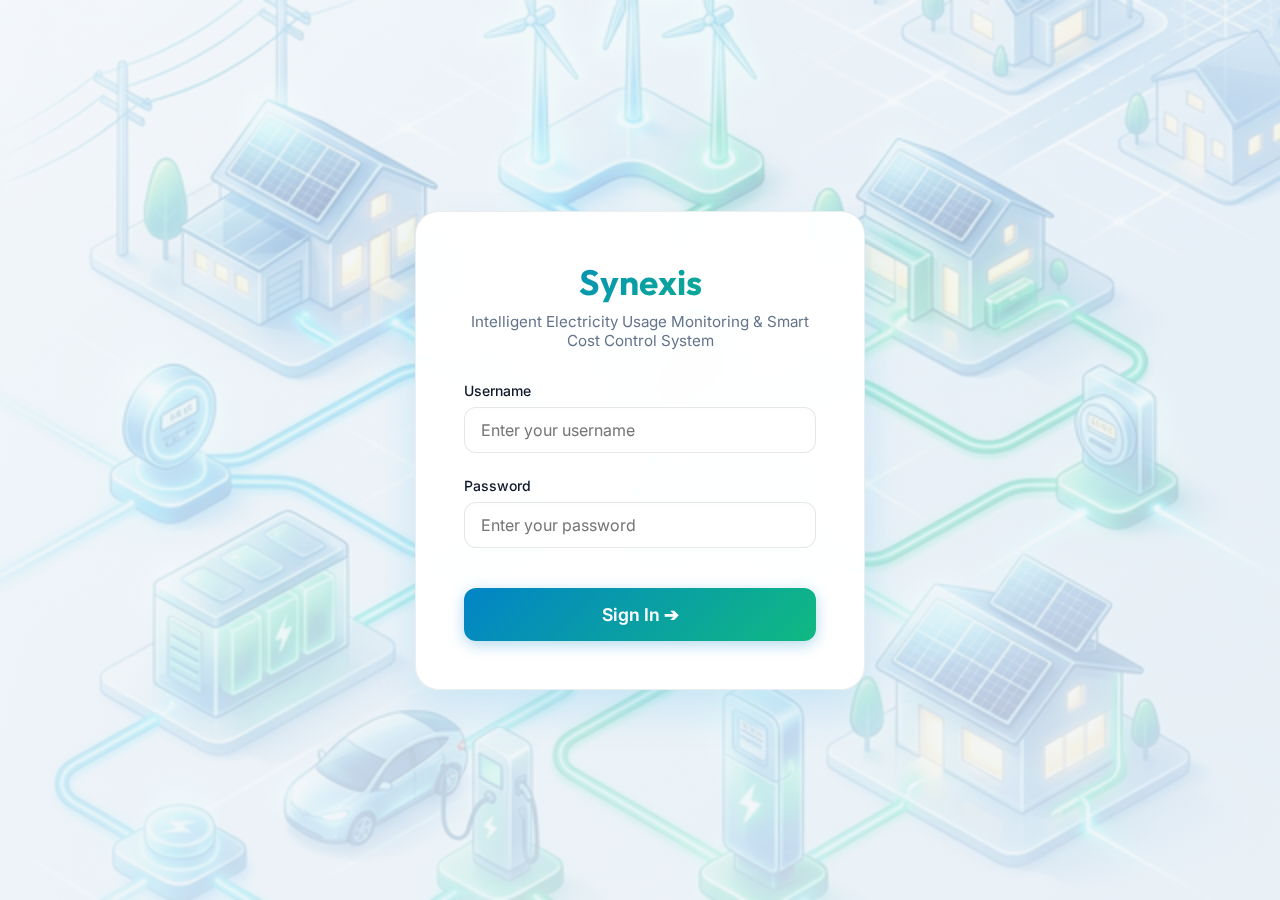
<file: login.html>
<!DOCTYPE html>
<html lang="en">

<head>
    <meta charset="UTF-8">
    <meta name="viewport" content="width=device-width, initial-scale=1.0">
    <title>Login - Synexis</title>
    <link
        href="https://fonts.googleapis.com/css2?family=Inter:wght@400;500;600;700&family=Outfit:wght@600;700&display=swap"
        rel="stylesheet">
    <link rel="stylesheet" href="styles.css">
    <style>
        body.login-page {
            display: flex;
            justify-content: center;
            align-items: center;
            min-height: 100vh;
            background: linear-gradient(rgba(240, 244, 248, 0.6), rgba(240, 244, 248, 0.8)), url('new_login_brilliant_smart_energy_1772145048466.png') center/cover no-repeat fixed;
            margin: 0;
            padding: 0;
        }

        .login-container {
            background: rgba(255, 255, 255, 0.98);
            padding: 3rem;
            border-radius: 1.5rem;
            box-shadow: 0 20px 40px rgba(14, 165, 233, 0.15);
            width: 100%;
            max-width: 450px;
            text-align: center;
            border: 1px solid rgba(15, 23, 42, 0.08);
            backdrop-filter: blur(16px);
            -webkit-backdrop-filter: blur(16px);
        }

        .login-brand {
            font-size: 2.2rem;
            font-weight: 700;
            font-family: 'Outfit', sans-serif;
            margin-bottom: 0.5rem;
            background: linear-gradient(135deg, #0284c7, #10b981);
            -webkit-background-clip: text;
            background-clip: text;
            -webkit-text-fill-color: transparent;
        }

        .login-subtitle {
            color: #64748b;
            margin-bottom: 2rem;
            font-size: 0.95rem;
        }

        .login-form .form-group {
            text-align: left;
            margin-bottom: 1.5rem;
        }

        .login-form .form-label {
            color: #0f172a;
            font-weight: 500;
            display: block;
            margin-bottom: 0.5rem;
        }

        .login-form .form-control {
            background: #ffffff;
            border: 1px solid rgba(15, 23, 42, 0.1);
            color: #0f172a;
            padding: 0.75rem 1rem;
            border-radius: 0.75rem;
            width: 100%;
            box-sizing: border-box;
            transition: all 0.3s ease;
        }

        .login-form .form-control:focus {
            outline: none;
            border-color: #0284c7;
            box-shadow: 0 0 0 3px rgba(2, 132, 199, 0.1);
        }

        .login-btn {
            width: 100%;
            padding: 1rem;
            font-size: 1.1rem;
            font-weight: 600;
            color: white;
            border-radius: 0.75rem;
            margin-top: 1rem;
            background: linear-gradient(135deg, #0284c7, #10b981);
            border: none;
            box-shadow: 0 4px 15px rgba(2, 132, 199, 0.3);
            cursor: pointer;
            transition: all 0.3s ease;
        }

        .login-btn:hover {
            transform: translateY(-2px);
            box-shadow: 0 8px 25px rgba(2, 132, 199, 0.4);
        }
    </style>
</head>

<body class="login-page">

    <div class="login-container">
        <div class="login-brand">Synexis</div>
        <p class="login-subtitle">Intelligent Electricity Usage Monitoring & Smart Cost Control System</p>

        <form class="login-form" id="loginForm">
            <div class="form-group">
                <label class="form-label">Username</label>
                <input type="text" id="username" class="form-control" placeholder="Enter your username" required>
            </div>

            <div class="form-group">
                <label class="form-label">Password</label>
                <input type="password" id="password" class="form-control" placeholder="Enter your password" required>
            </div>

            <button type="submit" class="btn btn-primary login-btn">Sign In ➔</button>
        </form>
    </div>

    <script>
        document.getElementById('loginForm').addEventListener('submit', function (e) {
            e.preventDefault();
            const username = document.getElementById('username').value.trim();

            if (username) {
                // Mock login - allow any credentials as long as username is provided
                sessionStorage.setItem('smart_energy_user', username);
                window.location.href = 'index.html';
            }
        });
    </script>
</body>

</html>
</file>
<file: styles.css>
:root {
  --bg-dark: #f0f4f8;
  /* Crisp clean background */
  --bg-card: #ffffff;
  /* Brilliant white cards */
  --bg-card-hover: #ffffff;
  --primary: #0284c7;
  /* Deep clean blue */
  --primary-hover: #0369a1;
  --primary-light: rgba(14, 165, 233, 0.1);
  --secondary: #10b981;
  /* Green energy */
  --accent: #0ea5e9;
  --text-main: #0f172a;
  /* Sharp dark text */
  --text-muted: #64748b;
  --border: rgba(15, 23, 42, 0.08);
  /* Faint gray borders */
  --danger: #ef4444;
  --success: #10b981;
  --sidebar-w: 280px;
}

/* Custom Scrollbar */
::-webkit-scrollbar {
  width: 8px;
  height: 8px;
}

::-webkit-scrollbar-track {
  background: transparent;
}

::-webkit-scrollbar-thumb {
  background: #cbd5e1;
  border-radius: 4px;
}

::-webkit-scrollbar-thumb:hover {
  background: #94a3b8;
}

* {
  box-sizing: border-box;
  margin: 0;
  padding: 0;
}

body {
  font-family: 'Inter', sans-serif;
  background-color: var(--bg-dark);
  color: var(--text-main);
  min-height: 100vh;
  display: flex;
  overflow-x: hidden;
}

/* Sidebar */
.sidebar {
  width: var(--sidebar-w);
  background: #ffffff;
  border-right: 1px solid var(--border);
  display: flex;
  flex-direction: column;
  padding: 2rem 1.5rem;
  position: fixed;
  height: 100vh;
  z-index: 100;
  box-shadow: 1px 0 20px rgba(0, 0, 0, 0.03);
}

.brand {
  font-size: 1.6rem;
  font-weight: 800;
  margin-bottom: 2rem;
  padding: 0 0.5rem;
  background: linear-gradient(135deg, var(--primary), var(--secondary));
  background-clip: text;
  -webkit-background-clip: text;
  -webkit-text-fill-color: transparent;
  line-height: 1.2;
}

.nav-section-title {
  font-size: 0.75rem;
  font-weight: 700;
  text-transform: uppercase;
  letter-spacing: 0.05em;
  color: var(--text-muted);
  margin-top: 1.5rem;
  margin-bottom: 0.5rem;
  padding-left: 0.5rem;
}

.nav-links {
  list-style: none;
  display: flex;
  flex-direction: column;
  gap: 0.25rem;
}

.nav-item {
  display: block;
  padding: 0.875rem 1rem;
  color: var(--text-muted);
  text-decoration: none;
  border-radius: 0.75rem;
  transition: all 0.3s cubic-bezier(0.4, 0, 0.2, 1);
  font-weight: 600;
  display: flex;
  align-items: center;
  gap: 0.75rem;
}

.nav-item:hover {
  background: var(--primary-light);
  color: var(--primary);
  transform: translateX(4px);
}

.nav-item.active {
  background: linear-gradient(135deg, var(--primary), var(--secondary));
  color: white;
  box-shadow: 0 4px 12px rgba(37, 99, 235, 0.25);
}

body,
html {
  max-width: 100%;
  overflow-x: hidden;
}

/* Main Content */
.main-content {
  margin-left: var(--sidebar-w);
  flex: 1;
  padding: 2rem;
  display: flex;
  flex-direction: column;
  min-width: 0;
  max-width: 100%;
}

/* Header & Connectivity */
.topbar {
  display: flex;
  justify-content: flex-end;
  margin-bottom: 2rem;
}

.status-badge {
  display: inline-flex;
  align-items: center;
  gap: 0.5rem;
  padding: 0.5rem 1rem;
  border-radius: 2rem;
  background: var(--bg-card);
  border: 1px solid var(--border);
  font-weight: 600;
  font-size: 0.875rem;
  transition: all 0.3s ease;
}

.status-dot {
  width: 10px;
  height: 10px;
  border-radius: 50%;
  background: var(--danger);
  box-shadow: 0 0 10px var(--danger);
}

.status-badge.online .status-dot {
  background: var(--secondary);
  box-shadow: 0 0 10px var(--secondary);
}

.status-badge.online .status-text {
  color: var(--secondary);
}

.status-badge:not(.online) .status-text {
  color: var(--danger);
}

/* User Profile & Topbar Items */
.topbar-content {
  display: flex;
  align-items: center;
  justify-content: space-between;
  width: 100%;
}

.project-title {
  font-size: 1.15rem;
  font-weight: 700;
  color: var(--text-main);
  margin: 0;
  background: var(--bg-card);
  padding: 0.75rem 1.5rem;
  border-radius: 1rem;
  border: 1px solid var(--border);
  box-shadow: 0 4px 6px -1px rgba(0, 0, 0, 0.02);
  display: inline-block;
}

/* Removed the media query that was explicitly blocking and showing title */

.topbar-actions {
  display: flex;
  align-items: center;
  gap: 1rem;
}

.user-profile {
  display: flex;
  align-items: center;
  gap: 0.5rem;
  cursor: pointer;
  padding: 0.25rem 0.5rem;
  border-radius: 2rem;
  transition: background 0.2s;
}

.user-profile:hover {
  background: var(--bg-card);
}

.profile-icon {
  width: 35px;
  height: 35px;
  border-radius: 50%;
  background: var(--primary);
  color: white;
  display: flex;
  align-items: center;
  justify-content: center;
  font-weight: 700;
  font-size: 1.2rem;
}

.profile-name {
  font-weight: 600;
  font-size: 0.9rem;
  color: var(--text-main);
}

/* Layout Setup */
.dashboard-container {
  display: flex;
  flex-direction: column;
  gap: 1.5rem;
  max-width: 100%;
  min-width: 0;
}

.dashboard-row {
  display: flex;
  gap: 1.5rem;
}

.dashboard-row>.card {
  flex: 1;
  min-width: 0;
}

@media (max-width: 1024px) {
  .dashboard-row {
    flex-direction: column;
  }
}

/* Card Color Theme Accents */
.card-insight {
  border-top: 4px solid var(--accent);
}

.card-carbon {
  border-top: 4px solid var(--success);
}

.card-eco {
  border-top: 4px solid #f59e0b;
}

.card-vacation {
  border-top: 4px solid #0ea5e9;
}

.card-alert {
  border-top: 4px solid var(--danger);
}

.card-tariff {
  border-top: 4px solid #8b5cf6;
}

.card-cost {
  border-top: 4px solid var(--primary);
}

.card-graph {
  border-top: 4px solid #ec4899;
}

/* Cards */
.card {
  background: var(--bg-card);
  backdrop-filter: blur(16px);
  -webkit-backdrop-filter: blur(16px);
  border: 1px solid rgba(2, 132, 199, 0.4);
  /* Thematic Primary Blue border */
  border-radius: 1.5rem;
  padding: 2rem;
  box-shadow: 0 4px 6px -1px rgba(0, 0, 0, 0.05), 0 2px 4px -1px rgba(0, 0, 0, 0.03);
  transition: transform 0.3s cubic-bezier(0.4, 0, 0.2, 1), box-shadow 0.3s cubic-bezier(0.4, 0, 0.2, 1);
  display: flex;
  flex-direction: column;
  min-width: 0;
  max-width: 100%;
}

.card:hover {
  transform: translateY(-4px) scale(1.01);
  background: var(--bg-card-hover);
  box-shadow: 0 20px 25px -5px rgba(0, 0, 0, 0.05), 0 10px 10px -5px rgba(0, 0, 0, 0.02);
  border-color: rgba(14, 165, 233, 0.4);
}

.card-title {
  font-size: 1.15rem;
  font-weight: 700;
  margin-bottom: 1.5rem;
  display: flex;
  align-items: center;
  gap: 0.5rem;
  background: linear-gradient(135deg, var(--primary), var(--secondary));
  padding: 0.75rem 1.25rem;
  border-radius: 0.75rem;
  border: none;
  color: #ffffff;
  box-shadow: 0 4px 10px rgba(2, 132, 199, 0.2);
}

.equivalency-box {
  background-color: var(--bg-dark);
  border-radius: 0.5rem;
  padding: 1rem;
  margin-top: 1rem;
  border-left: 4px solid #2ecc71;
  font-size: 0.9rem;
  min-height: 70px;
  display: flex;
  align-items: center;
  box-shadow: inset 0 2px 4px rgba(0, 0, 0, 0.02);
}

#equivalency-text {
  margin: 0;
  color: var(--text-main);
  font-weight: 500;
  transition: opacity 0.5s ease-in-out;
}

/* Actionable Insights */
.insights-list {
  list-style: none;
  padding: 0;
  margin: 0;
  display: flex;
  flex-direction: column;
  gap: 1rem;
}

.insight-item {
  background: var(--bg-dark);
  border: 1px solid var(--border);
  border-left: 4px solid var(--secondary);
  border-radius: 0.5rem;
  padding: 1rem 1.25rem;
  font-size: 0.95rem;
  color: var(--text-main);
  box-shadow: 0 2px 5px rgba(0, 0, 0, 0.02);
  transition: transform 0.2s, box-shadow 0.2s;
  display: flex;
  align-items: flex-start;
  gap: 0.75rem;
  animation: fadeIn 0.5s ease;
}

.insight-item:hover {
  transform: translateY(-2px);
  box-shadow: 0 4px 10px rgba(0, 0, 0, 0.05);
}

@keyframes fadeIn {
  from {
    opacity: 0;
    transform: translateY(10px);
  }

  to {
    opacity: 1;
    transform: translateY(0);
  }
}

/* Inputs & Forms */
.form-group {
  margin-bottom: 1.5rem;
}

.form-label {
  display: block;
  font-size: 0.875rem;
  font-weight: 500;
  color: var(--text-muted);
  margin-bottom: 0.5rem;
}

.form-control {
  width: 100%;
  background: #ffffff;
  color: var(--text-main);
  border: 1px solid var(--border);
  padding: 0.75rem 1rem;
  border-radius: 0.75rem;
  font-family: inherit;
  font-size: 1rem;
  transition: all 0.3s cubic-bezier(0.4, 0, 0.2, 1);
  box-shadow: inset 0 2px 4px rgba(0, 0, 0, 0.01);
}

.form-control:focus {
  outline: none;
  border-color: var(--primary);
  background: #ffffff;
  box-shadow: 0 0 0 4px rgba(2, 132, 199, 0.1);
}

/* Buttons */
.btn {
  display: inline-flex;
  align-items: center;
  justify-content: center;
  padding: 0.75rem 1.5rem;
  border-radius: 0.75rem;
  font-weight: 600;
  font-family: inherit;
  cursor: pointer;
  transition: all 0.3s cubic-bezier(0.4, 0, 0.2, 1);
  border: none;
  text-decoration: none;
  gap: 0.5rem;
}

.btn-primary {
  background: linear-gradient(135deg, var(--primary), var(--secondary));
  color: white;
  box-shadow: 0 4px 6px -1px rgba(37, 99, 235, 0.2), 0 2px 4px -1px rgba(37, 99, 235, 0.1);
}

.btn-primary:hover {
  background: linear-gradient(135deg, var(--primary-hover), var(--primary));
  box-shadow: 0 10px 15px -3px rgba(37, 99, 235, 0.3), 0 4px 6px -2px rgba(37, 99, 235, 0.15);
  transform: translateY(-2px);
}

.btn-primary:active {
  transform: translateY(0);
}

.btn-secondary {
  background: #ffffff;
  color: var(--text-main);
  border: 1px solid var(--border);
  box-shadow: 0 1px 2px 0 rgba(0, 0, 0, 0.05);
}

.btn-secondary:hover {
  background: var(--bg-dark);
  border-color: #cbd5e1;
  transform: translateY(-2px);
  box-shadow: 0 4px 6px -1px rgba(0, 0, 0, 0.05);
}

.btn-secondary:active {
  transform: translateY(0);
}

.btn-block {
  width: 100%;
  margin-top: auto;
}

/* Quick Buttons */
.quick-buttons {
  display: flex;
  flex-wrap: wrap;
  gap: 0.5rem;
  margin-bottom: 1.5rem;
}

.quick-btn {
  background: #ffffff;
  border: 1px solid var(--border);
  color: var(--text-muted);
  padding: 0.5rem 0.75rem;
  border-radius: 0.5rem;
  font-size: 0.75rem;
  font-weight: 500;
  cursor: pointer;
  transition: all 0.2s cubic-bezier(0.4, 0, 0.2, 1);
  flex: 1 1 calc(33.333% - 0.5rem);
  text-align: center;
  box-shadow: 0 1px 2px 0 rgba(0, 0, 0, 0.05);
}

.quick-btn:hover,
.quick-btn.active {
  background: linear-gradient(135deg, var(--primary), var(--secondary));
  color: white;
  border-color: transparent;
  box-shadow: 0 4px 6px -1px rgba(37, 99, 235, 0.2);
  transform: translateY(-1px);
}

/* Typography elements */
.value-display {
  font-size: 2.75rem;
  font-weight: 800;
  line-height: 1;
  margin-bottom: 0.5rem;
  background: linear-gradient(135deg, var(--text-main), var(--primary));
  -webkit-background-clip: text;
  -webkit-text-fill-color: transparent;
  background-clip: text;
}

.value-label {
  color: var(--text-muted);
  font-size: 0.875rem;
  font-weight: 500;
  margin-bottom: 1.5rem;
}

/* Utility */
.mb-4 {
  margin-bottom: 1rem;
}

.mt-4 {
  margin-top: 1rem;
}

.text-center {
  text-align: center;
}

/* Scrollable Charts & Legend */
.chart-scroll-wrapper {
  width: 100%;
  overflow-x: auto;
  overflow-y: hidden;
  padding-bottom: 0.5rem;
}

.chart-scroll-wrapper canvas {
  min-width: 800px;
}

.legend-key {
  display: flex;
  gap: 1.25rem;
  align-items: center;
  flex-wrap: wrap;
  margin-top: 1.25rem;
  padding-top: 1.25rem;
  border-top: 1px solid var(--border);
}

.legend-item {
  display: flex;
  align-items: center;
  gap: 0.5rem;
  font-size: 0.85rem;
  color: var(--text-muted);
  font-weight: 500;
}

.legend-color {
  width: 12px;
  height: 12px;
  border-radius: 3px;
}

/* Responsive */
@media (max-width: 768px) {
  .sidebar {
    transform: translateX(-100%);
    transition: transform 0.3s ease;
  }

  .sidebar.show {
    transform: translateX(0);
  }

  .main-content {
    margin-left: 0;
  }

  .mobile-toggle {
    display: block;
  }
}

/* --- Watchdog Engine Alerts --- */
.rule-item {
  background: #ffffff;
  border: 1px solid rgba(2, 132, 199, 0.2);
  border-radius: 0.75rem;
  padding: 1rem;
  margin-bottom: 0.75rem;
  display: flex;
  align-items: center;
  transition: all 0.2s cubic-bezier(0.4, 0, 0.2, 1);
}

.rule-item:last-child {
  margin-bottom: 0;
}

.rule-item:hover {
  transform: translateY(-2px);
  box-shadow: 0 4px 6px -1px rgba(0, 0, 0, 0.05);
}

.rule-info {
  flex: 1;
}

.rule-title {
  font-weight: 600;
  color: var(--text-main);
  margin-bottom: 0.25rem;
}

.rule-detail {
  font-size: 0.85rem;
  color: var(--text-muted);
}

.sticky-alert-header {
  position: fixed;
  top: 0;
  left: 0;
  width: 100%;
  background: rgba(239, 68, 68, 0.95);
  /* var(--danger) */
  color: white;
  text-align: center;
  padding: 1rem;
  z-index: 1000;
  font-weight: 600;
  transform: translateY(-100%);
  transition: transform 0.4s cubic-bezier(0.4, 0, 0.2, 1);
  box-shadow: 0 4px 15px rgba(239, 68, 68, 0.5);
  display: flex;
  justify-content: center;
  align-items: center;
}

.sticky-alert-header.active {
  transform: translateY(0);
  animation: pulse-danger 2s infinite;
}

.alert-content {
  display: flex;
  align-items: center;
  gap: 0.75rem;
  font-size: 1.1rem;
}

@keyframes pulse-danger {
  0% {
    box-shadow: 0 0 0 0 rgba(239, 68, 68, 0.7);
  }

  70% {
    box-shadow: 0 0 0 15px rgba(239, 68, 68, 0);
  }

  100% {
    box-shadow: 0 0 0 0 rgba(239, 68, 68, 0);
  }
}

.streak-active {
  background: linear-gradient(135deg, #f59e0b, #ef4444);
  color: white;
  box-shadow: 0 2px 10px rgba(245, 158, 11, 0.4);
}

.streak-broken {
  background: var(--bg-card-hover);
  color: var(--text-muted);
  border: 1px solid var(--border);
}

.grade-circle {
  width: 140px;
  height: 140px;
  border-radius: 50%;
  display: flex;
  align-items: center;
  justify-content: center;
  border: 6px solid var(--border);
  margin: 1rem auto;
  transition: border-color 0.3s ease, box-shadow 0.3s ease;
}

.grade-circle-a-plus {
  border-color: #22c55e;
  box-shadow: 0 0 20px rgba(34, 197, 94, 0.2);
}

.grade-circle-a {
  border-color: #3b82f6;
  box-shadow: 0 0 20px rgba(59, 130, 246, 0.2);
}

.grade-circle-b {
  border-color: #eab308;
  box-shadow: 0 0 20px rgba(234, 179, 8, 0.2);
}

.grade-circle-c {
  border-color: #f97316;
  box-shadow: 0 0 20px rgba(249, 115, 22, 0.2);
}

.grade-circle-d {
  border-color: #ef4444;
  box-shadow: 0 0 20px rgba(239, 68, 68, 0.2);
}

.alert-status {
  padding: 0.75rem 1rem;
  border-radius: 0.5rem;
  font-weight: 600;
  text-align: center;
  margin-top: 1rem;
}

.alert-status.no-alert {
  background: rgba(16, 185, 129, 0.1);
  /* var(--secondary) */
  color: var(--secondary);
  border: 1px solid var(--secondary);
}

.alert-status.has-alert {
  background: rgba(239, 68, 68, 0.1);
  color: var(--danger);
  border: 1px solid var(--danger);
  animation: pulse-danger 2s infinite;
}

/* --- Eco-Grade Gamification --- */
.grade-a-plus {
  color: #2ecc71 !important;
  text-shadow: 0 0 15px rgba(46, 204, 113, 0.4);
}

.grade-a {
  color: #27ae60 !important;
  text-shadow: 0 0 15px rgba(39, 174, 96, 0.4);
}

.grade-b {
  color: #f1c40f !important;
  text-shadow: 0 0 15px rgba(241, 196, 15, 0.4);
}

.grade-c {
  color: #e67e22 !important;
  text-shadow: 0 0 15px rgba(230, 126, 34, 0.6);
  animation: pulse-warning 2s infinite;
}

@keyframes pulse-warning {
  0% {
    transform: scale(1);
  }

  50% {
    transform: scale(1.05);
  }

  100% {
    transform: scale(1);
  }
}

/* Modal Overlay */
.modal-overlay {
  position: fixed;
  top: 0;
  left: 0;
  width: 100%;
  height: 100%;
  background: rgba(15, 23, 42, 0.8);
  backdrop-filter: blur(5px);
  z-index: 1000;
  display: flex;
  justify-content: center;
  align-items: center;
  opacity: 0;
  pointer-events: none;
  transition: opacity 0.3s ease;
}

.modal-overlay.active {
  opacity: 1;
  pointer-events: auto;
}

.modal-content {
  background: var(--bg-card);
  border: 1px solid var(--border);
  border-radius: 1.25rem;
  width: 90%;
  max-width: 500px;
  max-height: 90vh;
  overflow-y: auto;
  box-shadow: 0 20px 50px rgba(0, 0, 0, 0.5);
  transform: translateY(20px);
  transition: transform 0.3s ease;
}

.modal-overlay.active .modal-content {
  transform: translateY(0);
}

.modal-header {
  padding: 1.5rem;
  border-bottom: 1px solid var(--border);
  display: flex;
  justify-content: space-between;
  align-items: center;
}

.close-btn {
  background: none;
  border: none;
  color: var(--text-muted);
  font-size: 1.5rem;
  cursor: pointer;
  transition: color 0.2s;
}

.close-btn:hover {
  color: var(--danger);
}

.modal-body {
  padding: 1.5rem;
}

.rule-list {
  list-style: none;
  padding: 0;
  margin: 0;
}

.rule-item {
  display: flex;
  justify-content: space-between;
  align-items: center;
  padding: 1rem;
  background: #ffffff;
  border: 1px solid rgba(2, 132, 199, 0.2);
  border-radius: 0.5rem;
  margin-bottom: 0.5rem;
}

.rule-info {
  display: flex;
  flex-direction: column;
  gap: 0.25rem;
}

.rule-title {
  font-weight: 600;
  color: var(--text-main);
  text-transform: capitalize;
}

.rule-detail {
  font-size: 0.875rem;
  color: var(--text-muted);
}

.btn-danger {
  background: rgba(239, 68, 68, 0.1);
  color: var(--danger);
  border: 1px solid var(--danger);
  padding: 0.5rem 1rem;
}

.btn-danger:hover {
  background: var(--danger);
  color: white;
}

.highlight-edit {
  box-shadow: 0 0 10px 4px #ffc107 !important;
  transform: scale(1.05) !important;
  transition: all 0.3s ease !important;
  border-color: #ffc107 !important;
  color: #ffc107 !important;
}

/* --- Smart Vacation Mode --- */
/* Toggle Switch */
.switch {
  position: relative;
  display: inline-block;
  width: 50px;
  height: 24px;
}

.switch input {
  opacity: 0;
  width: 0;
  height: 0;
}

.slider {
  position: absolute;
  cursor: pointer;
  top: 0;
  left: 0;
  right: 0;
  bottom: 0;
  background-color: #cbd5e1;
  transition: .4s;
}

.slider:before {
  position: absolute;
  content: "";
  height: 16px;
  width: 16px;
  left: 4px;
  bottom: 4px;
  background-color: white;
  transition: .4s;
}

input:checked+.slider {
  background-color: var(--danger);
}

input:focus+.slider {
  box-shadow: 0 0 1px var(--danger);
}

input:checked+.slider:before {
  transform: translateX(26px);
}

.slider.round {
  border-radius: 34px;
}

.slider.round:before {
  border-radius: 50%;
}

/* Panic Overlay */
.panic-overlay {
  position: fixed;
  top: 0;
  left: 0;
  width: 100vw;
  height: 100vh;
  background: rgba(0, 0, 0, 0.95);
  z-index: 9999;
  display: flex;
  justify-content: center;
  align-items: center;
  opacity: 0;
  pointer-events: none;
  transition: opacity 0.3s ease;
}

.panic-overlay.active {
  opacity: 1;
  pointer-events: auto;
}

.panic-content {
  text-align: center;
  background: #1e1e1e;
  padding: 3rem;
  border-radius: 1rem;
  border: 2px solid var(--danger);
  box-shadow: 0 0 50px rgba(239, 68, 68, 0.5);
  max-width: 90%;
}

.panic-icon {
  font-size: 5rem;
  margin-bottom: 1rem;
  animation: pulse-danger 1s infinite;
}

.panic-title {
  color: var(--danger);
  font-size: 3rem;
  font-weight: 800;
  margin-bottom: 1rem;
  text-transform: uppercase;
  letter-spacing: 2px;
}

.panic-message {
  color: white;
  font-size: 1.25rem;
  font-weight: 500;
  line-height: 1.6;
}

/* Strobe Animation for Body */
body.panic-mode {
  animation: strobe 0.5s infinite;
}

@keyframes strobe {
  0% {
    background-color: #000000;
  }

  50% {
    background-color: rgba(239, 68, 68, 0.2);
  }

  /* Faded red to ensure UI is still somewhat visible but alarming */
  100% {
    background-color: #000000;
  }
}

/* --- Solar Mode Utils --- */
.solar-hidden {
  display: none !important;
}

body.solar-mode-active .cost-display {
  display: none !important;
}

body.solar-mode-active .energy-display {
  font-size: 2.5rem !important;
  font-weight: 700 !important;
  color: var(--primary) !important;
  margin-top: 0 !important;
  margin-bottom: 0.5rem !important;

  /* ==========================================================================
   MOBILE RESPONSIVENESS & LAYOUT ADJUSTMENTS (max-width: 768px)
   ========================================================================== */
  @media (max-width: 768px) {

    /* 1. Global Reset / Flex Reset */
    body {
      flex-direction: column;
    }

    /* 2. Responsive Sidebar (Horizontal Scroll or Stacker) 
     Convert from fixed left vertical to top relative horizontal */
    .sidebar {
      position: relative;
      width: 100%;
      height: auto;
      border-right: none;
      border-bottom: 1px solid var(--border);
      padding: 1rem;
    }

    /* Make navigation links horizontally scrollable to save space */
    .sidebar nav {
      display: flex;
      overflow-x: auto;
      gap: 1rem;
      padding-bottom: 0.5rem;
      -webkit-overflow-scrolling: touch;
    }

    .nav-section-title {
      display: none;
      /* Hide section headers to save horizontal space on mobile */
    }

    .nav-links {
      flex-direction: row;
      gap: 0.5rem;
      margin-bottom: 0 !important;
    }

    .nav-item {
      white-space: nowrap;
      padding: 0.5rem 0.75rem;
      font-size: 0.85rem;
    }

    /* Hide the brand text to save header space, keep icon/color if any */
    .brand {
      font-size: 1.25rem;
      margin-bottom: 1rem;
      text-align: center;
    }

    /* 3. Main Content Wrapper */
    .main-content {
      margin-left: 0;
      padding: 1rem;
      width: 100%;
    }

    /* 4. Topbar & Header */
    .topbar {
      flex-direction: column;
      align-items: center;
      gap: 1rem;
      margin-bottom: 1.5rem;
    }

    .topbar-content {
      flex-direction: column;
      gap: 1rem;
    }

    .project-title {
      font-size: 1.1rem;
      text-align: center;
      display: block;
      /* Force show, but wrap */
      line-height: 1.4;
    }

    .topbar-actions {
      flex-wrap: wrap;
      justify-content: center;
      gap: 0.75rem;
    }

    /* 5. Dashboard Grids & Rows */
    .dashboard-row {
      flex-direction: column;
      gap: 1rem;
    }

    .dashboard-grid {
      grid-template-columns: 1fr;
      gap: 1rem;
    }

    /* 6. Cards & Typography */
    .card {
      padding: 1.25rem;
      border-radius: 1rem;
    }

    .card-title {
      font-size: 1.1rem;
      margin-bottom: 1rem;
    }

    .value-display {
      font-size: 2.5rem;
      /* Shrink giant numbers */
    }

    .value-label {
      font-size: 0.85rem;
    }

    /* Quick Buttons shrink */
    .quick-buttons {
      flex-wrap: wrap;
      gap: 0.5rem;
    }

    .quick-btn {
      flex: 1 1 45%;
      padding: 0.5rem;
      font-size: 0.8rem;
    }

    .modal-content {
      width: 95%;
      padding: 0;
    }

    .grade-circle {
      width: 100px;
      height: 100px;
      border-width: 4px;
    }

    #display-grade-letter {
      font-size: 3rem !important;
      /* Force override inline scale */
    }
  }

  /* Very small devices (phones) */
  @media (max-width: 480px) {
    .topbar-actions {
      flex-direction: column;
      width: 100%;
    }

    .status-badge,
    .solar-mode-container,
    .user-profile {
      width: 100%;
      justify-content: center;
    }
  }
}
</file>
